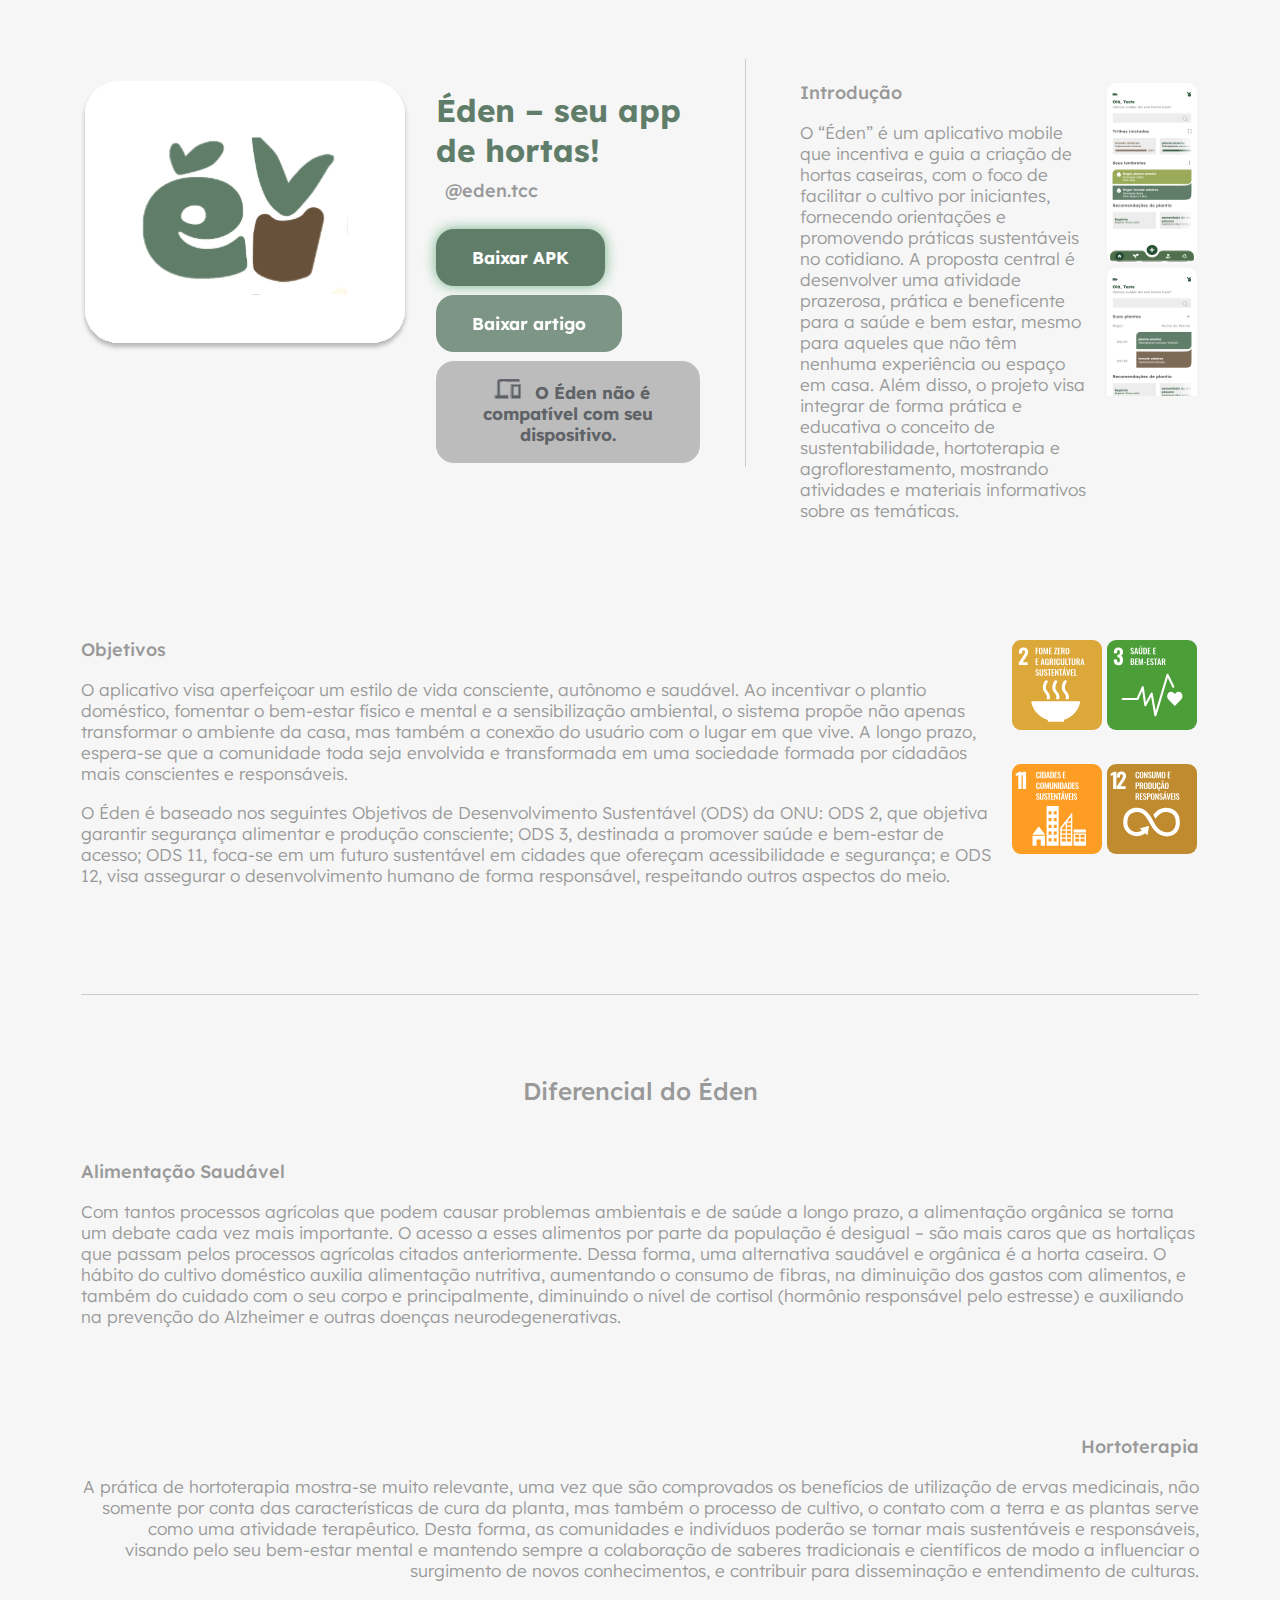
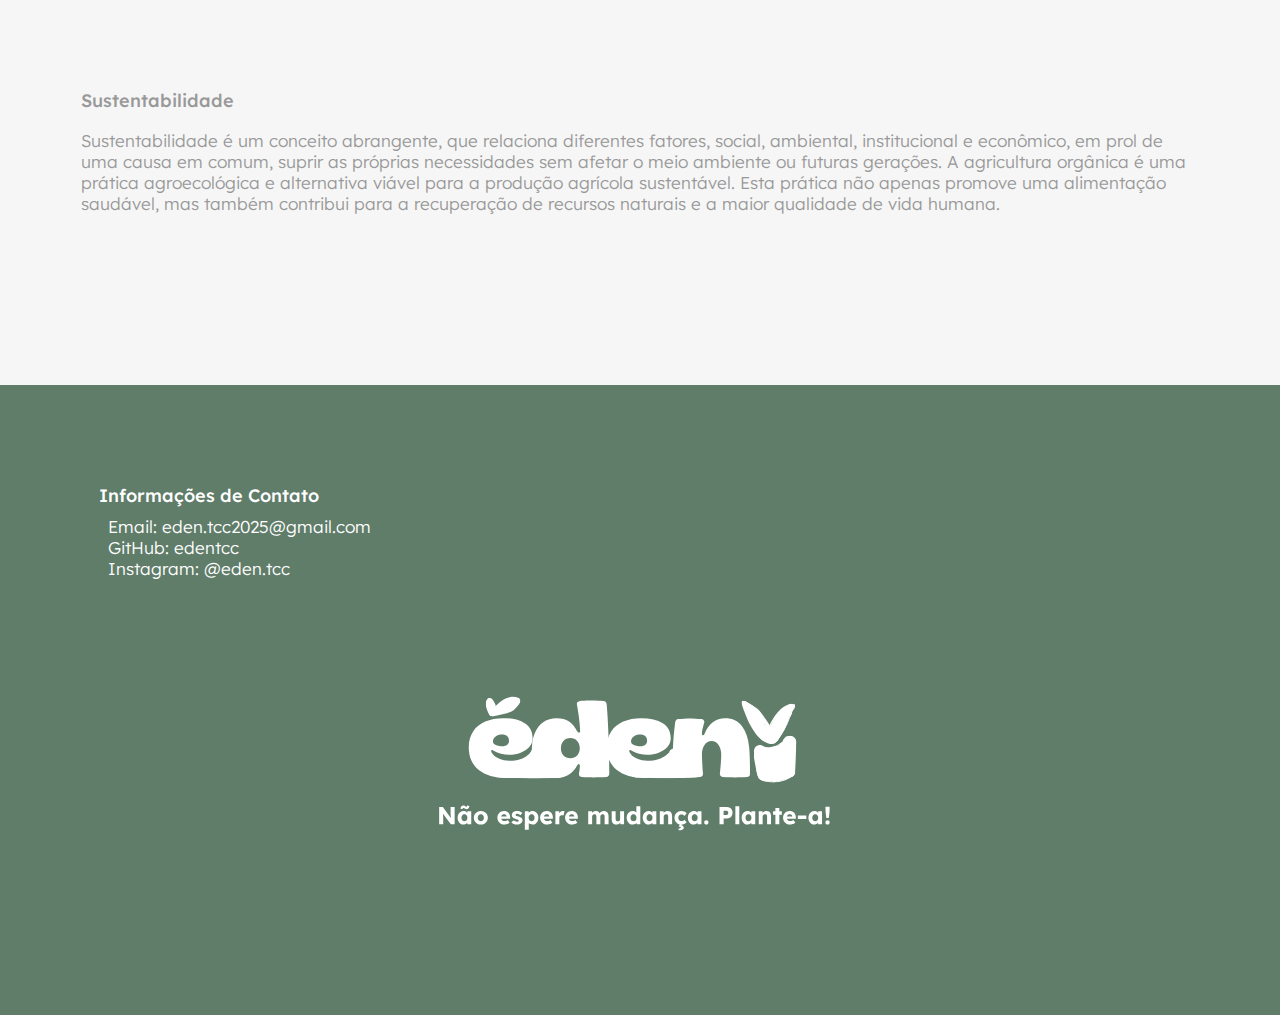
<file: index.html>
<!DOCTYPE html>
<html lang="en">
<head>
    <meta charset="UTF-8">
    <meta name="viewport" content="width=device-width, initial-scale=1.0">
    <title>Éden – seu app de hortas! </title>

    <link rel="stylesheet" href="styles.css">

    <link rel="preconnect" href="https://fonts.googleapis.com">
    <link rel="preconnect" href="https://fonts.gstatic.com" crossorigin>
    <link href="https://fonts.googleapis.com/css2?family=Lexend+Deca:wght@100..900&family=Lexend:wght@600&display=swap" rel="stylesheet">
</head>
<body>
    <div class="container">
        <header>
            <div class='box'>  
            <div class="app-icon">
                <img class="app-icon" src="images/app-icon.svg">
            </div>    
                <div>
                    <div>
                        <h1 class="title">Éden – seu app de hortas!</h1>
                        <div class="subtitleContainer">
                        <h2 class="subtitle">@eden.tcc</h2>
                        </div>
                    </div>
                    <div class="button-container">
                        <a href="https://drive.google.com/file/d/16v-do-CEB3pQw4R95xVIApxVljuPrdyB/view?usp=sharing" download="Éden"><button style="box-shadow: 0px 0px 13px #73B389;"> Baixar APK </button></a>
                        <a href="/files/Éden-sistema-de-gerenciamento-de-hortas-caseiras.pdf" download="Éden - sistema de gerenciamento de hortas caseiras"> <button style="opacity: 80%;"> Baixar artigo </button></a>
                        <button style="background-color:#BCBCBC; color:#5F6368; " id="computer-button"> 
                            <img  class="compatibleIcon" src="images/image 41.png">
                            O Éden não é compatível com seu dispositivo. 
                        </button></a>
                    </div>
                </div>
            </div>
            <div  class="line" id="computer-line"></div>
            <div class='box' id="pc-format">
                <div>
                    <p class="subtitle">Introdução</p>
                    <p class="text">
                    O “Éden” é um aplicativo mobile que incentiva e guia a criação de hortas caseiras, com o foco de facilitar o cultivo por iniciantes, fornecendo orientações e promovendo práticas sustentáveis no cotidiano. A proposta central é desenvolver uma atividade prazerosa, prática e beneficente para a saúde e bem estar, mesmo para aqueles que não têm nenhuma experiência ou espaço em casa. Além disso, o projeto visa integrar de forma prática e educativa o conceito de sustentabilidade, hortoterapia e agroflorestamento, mostrando atividades e materiais informativos sobre as temáticas.
                    </p>
                </div>
                <div class="gallery-wrapper"> 
                <div id="cellphone-format">
                    <img class="systemImage" src="images/img-1.jpeg"
                     onclick="openModal('images/img-1.jpeg', 'Tela Inicial', 'A tela inicial é o acesso rápido do aplicativo. Ela mostra plantios em andamento (planta e progresso), exibe lembretes/recomendações de cultivo e permite pesquisas rápidas.')"
                     alt="Screenshot da tela inicial do app Éden">
                    <img class="systemImage" src="images/img-2.jpeg"
                    onclick="openModal('images/img-2.jpeg', 'Tela de plantas', 'A área de Plantas permite acompanhar a horta, exibindo todos os cultivos ordenados por prioridade de cuidados. Ao ver uma planta individualmente, você acessa detalhes como data de plantio, cuidados específicos, características e benefícios à saúde.')">
                    <img class="systemImage" src="images/img-3.jpeg"
                    onclick="openModal('images/img-3.jpeg', 'Quiz inicial', 'Ao finalizar seu cadastro no Éden, você responde a um quiz inicial para que o app sugira plantas adequadas ao seu perfil!')">
                    <img class="systemImage" src="images/img-4.jpeg"
                    onclick="openModal('images/img-4.jpeg', 'Trilhas e guias de plantio', 'Nas trilhas, o usuário pode ver dados gerais sobre uma das plantas de seu jardim, incluindo se ela é ou não comestível, a data da próxima rega ou da próxima poda! Os guias de plantio disponíveis nas telas de trilha ensinam o usuário mais detalhadamente sobre os cuidados com sua planta, explicando processos como a rega, a poda e a quantidade de luz solar ideais ao seu cultivo.')">
                    <img class="systemImage" src="images/img-5.jpeg"
                    onclick="openModal('images/img-5.jpeg', 'Novo plantio', 'Na tela de Novo Plantio, o usuário busca uma planta para iniciar o cultivo. Filtros e informações detalhadas auxiliam na escolha. Ao iniciar, o app faz perguntas para personalizar e adequar a trilha de cultivo à experiência do usuário.')">
                    <img class="systemImage" src="images/img-6.jpeg"
                    onclick="openModal('images/img-6.jpeg', 'Tela de artigos', 'A Tela de Artigos é um repositório de conhecimento para aprofundar temas sobre cultivo, bem-estar e sustentabilidade. Artigos como o de Hortoterapia fornecem ao usuário uma leitura informativa e detalhada para enriquecer sua experiência de plantio.')">
                    <img class="systemImage" src="images/img-7.jpeg"
                    onclick="openModal('images/img-7.jpeg', 'Tela de receitas', 'A tela de Receitas incentiva o usuário a utilizar a colheita da horta em pratos e bebidas. Cada receita apresenta um título convidativo, um breve resumo, uma lista clara de Materiais (ingredientes e quantidades) e um Modo de Fazer detalhado, organizado em passos simples como Colheita, Lavagem, Preparo e Infusão, tornando o preparo acessível e prático.')">
                    <img class="systemImage" src="images/img-8.jpeg"
                    onclick="openModal('images/img-8.jpeg', 'Tela de sustentabilidade', 'Área do app onde estão reunidas práticas que conciliam o cuidado da horta com o cuidado do meio ambiente, com recomendações de plantios que utilizam a reciclagem, a compostagem e práticas como o agroflorestamento e a agroecologia.')">
                    <img class="systemImage" src="images/img-9.jpeg"
                    onclick="openModal('images/img-9.jpeg', 'Tela de instruções', 'A tela de Instruções oferece um guia detalhado e personalizado, fornecendo informações e orientações específicas para o seu plantio e suas necessidades de cultivo.')">
                    <img class="systemImage" src="images/img-11.jpeg"
                    onclick="openModal('images/img-11.jpeg', 'Tela de pesquisas', 'A Barra de Pesquisa, sempre visível na parte superior, é a ferramenta de busca universal do aplicativo. Ela permite ao usuário pesquisar espécies de plantas, artigos, trilhas de cultivo e tutoriais, não importa em qual tela esteja.')">
                </div>
            </div>
        </header>        
        <div class="line" id="cellphone-line"></div>
        <section>
            <div class='obj-box' >
                <div class="ods-img">
                    <img class="gallery" src="images/ods-2.svg">
                    <img class="gallery" src="images/ods-3.svg">
                    <img class="gallery" src="images/ods-11.svg">
                    <img class="gallery" src="images/ods-12.svg">
                </div>
                <div>
                    <p class="subtitle">Objetivos</p>
                    <p class="text">
                        O aplicativo visa aperfeiçoar um estilo de vida consciente, autônomo e saudável. Ao incentivar o plantio doméstico, fomentar o bem-estar físico e mental e a sensibilização ambiental, o sistema propõe não apenas transformar o ambiente da casa, mas também a conexão do usuário com o lugar em que vive. A longo prazo, espera-se que a comunidade toda seja envolvida e transformada em uma sociedade formada por cidadãos mais conscientes e responsáveis.
                    </p>
                    <p class="text">
                        O Éden é baseado nos seguintes Objetivos de Desenvolvimento Sustentável (ODS) da ONU: ODS 2, que objetiva garantir segurança alimentar e produção consciente; ODS 3, destinada a promover saúde e bem-estar de acesso; ODS 11, foca-se em um futuro sustentável em cidades que ofereçam acessibilidade e segurança; e ODS 12, visa assegurar o desenvolvimento humano de forma responsável, respeitando outros aspectos do meio.
                    </p>
                </div>

            </div>
            <div class="line"></div>
            <div>
                    <h2 class="subtitle" style="font-size: 2.7vh; text-align: center; margin-bottom: 5vh;">Diferencial do Éden</h2>
                <div class="info">
                    <p class="subtitle">Alimentação Saudável</p>
                    <p class="text">
                        Com tantos processos agrícolas que podem causar problemas ambientais e de saúde a longo prazo, a alimentação orgânica se torna um debate cada vez mais importante. O acesso a esses alimentos por parte da população é desigual – são mais caros que as hortaliças que passam pelos processos agrícolas citados anteriormente.
                        Dessa forma, uma alternativa saudável e orgânica é a horta caseira. O hábito do cultivo doméstico auxilia alimentação nutritiva, aumentando o consumo de fibras, na diminuição dos gastos com alimentos, e também do cuidado com o seu corpo e principalmente, diminuindo o nível de cortisol (hormônio responsável pelo estresse) e auxiliando na prevenção do Alzheimer e outras doenças neurodegenerativas.
                    </p>
                </div>
                <div class="info" style="text-align: right;">
                    <p class="subtitle"  >Hortoterapia</p>
                    <p class="text" >
                    A prática de hortoterapia mostra-se muito relevante, uma vez que são comprovados os benefícios de utilização de ervas medicinais, não somente por conta das características de cura da planta, mas também  o processo de cultivo, o contato com a terra e as plantas serve como uma atividade terapêutico.
                    Desta forma, as comunidades e indivíduos  poderão se tornar mais sustentáveis e responsáveis, visando pelo seu bem-estar mental e mantendo sempre a colaboração de saberes tradicionais e científicos de modo a influenciar o surgimento de novos conhecimentos, e contribuir para disseminação e entendimento de culturas.
                    </p>
                </div>
                <div class="info">
                    <p class="subtitle">Sustentabilidade</p>
                    <p class="text">
                    Sustentabilidade é um conceito abrangente, que relaciona diferentes fatores, social, ambiental, institucional e econômico, em prol de uma causa em comum, suprir as próprias necessidades sem afetar o meio ambiente ou  futuras gerações. A agricultura orgânica é uma prática agroecológica e alternativa viável para a produção agrícola sustentável. Esta prática não apenas promove uma alimentação saudável, mas também contribui para a recuperação de recursos naturais e a maior qualidade de vida humana.
                    </p>
                </div>
            </div>
        </section>
    </div>
    <footer>
        <div>
            <h2 class="subtitle">Informações de Contato</h2>
            <div>
                <a href="mailto:eden.tcc2025@gmail.com" class="text" >Email: eden.tcc2025@gmail.com</a> <br>
                <a href="https://github.com/edentcc" class="text">GitHub: edentcc</a> <br>
                <a href="https://www.instagram.com/eden.tcc" class="text">Instagram: @eden.tcc</a> <br>
            </div>
            
        </div>
        <div class="logo-slogan-white" >
            <img src="images/logo-slogan-white.svg" class="logo-slogan-white">
        </div>
        
    </footer>

    <div id="myModal" class="modal" hidden>
    <span class="close" onclick="closeModal()">&times;</span>
    
    <div class="modal-content" >
        <img id="modalImage" class="modal-image">
        <div id="modalCaption" class="modal-caption">
            <h3 id="modalTitle">Título da Imagem</h3>
            <p id="modalDescription">Descrição da Imagem.</p>
        </div>
    </div>
</div>

<script>
    const modal = document.getElementById("myModal");
    const modalImage = document.getElementById("modalImage");
    const modalTitle = document.getElementById("modalTitle");
    const modalDescription = document.getElementById("modalDescription");

    function openModal(imgSrc, titleText, descriptionText) {
        modal.style.display = "block"; 
        modalImage.src = imgSrc; 
        modalTitle.textContent = titleText; 
        modalDescription.textContent = descriptionText; 
    }
    
    function closeModal() {
        modal.style.display = "none"; 
    }
    
    window.onclick = function(event) {
        if (event.target == modal) {
            closeModal();
        }
    }
    
    document.onkeydown = function(e) {
      e = e || window.event;
      if (e.key === 'Escape') {
        closeModal();
      }
    };
</script>
</body>
</html>
</file>
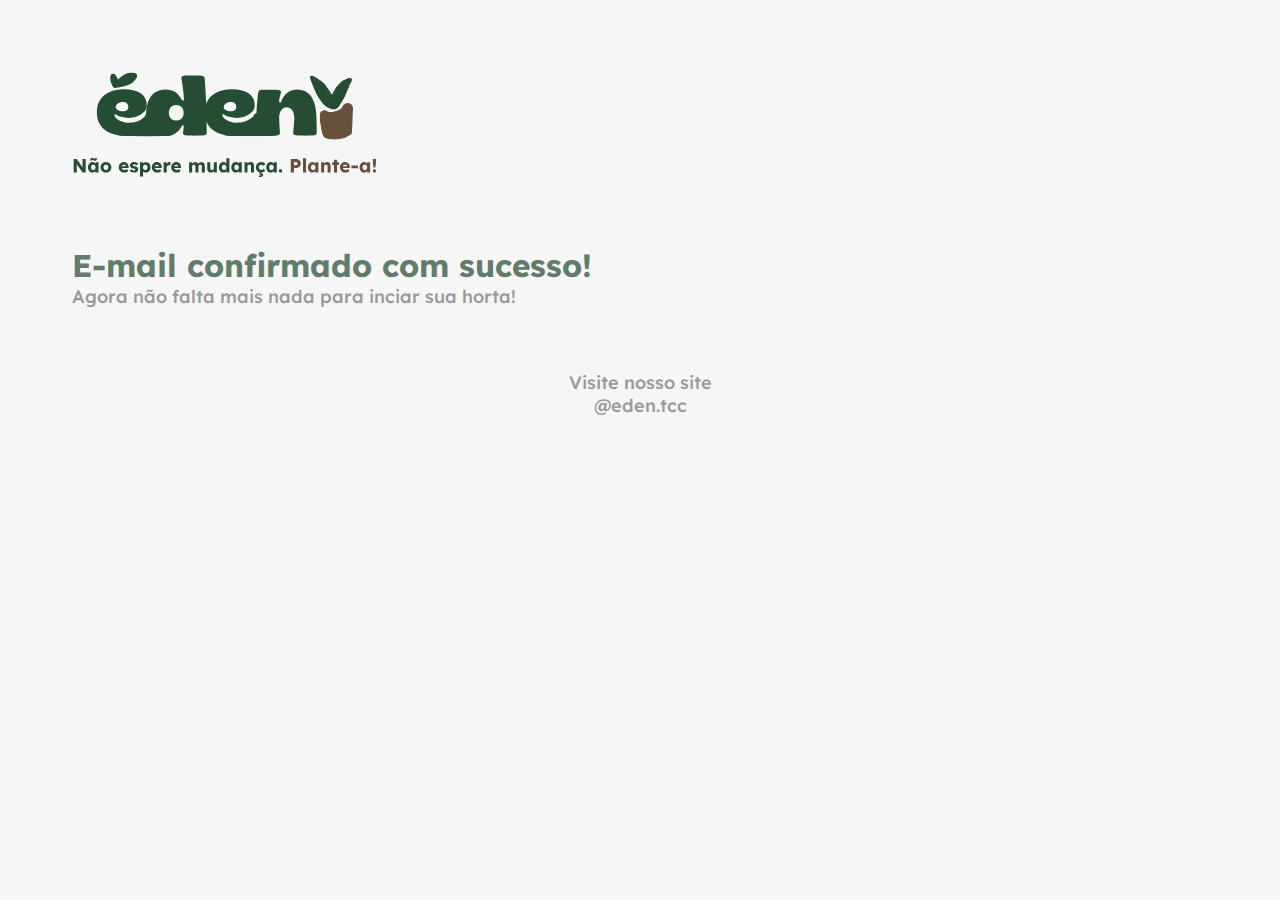
<file: confirmEmail.html>
<!DOCTYPE html>
<html lang="pt-br">
<head>
    <meta charset="UTF-8">
    <meta name="viewport" content="width=device-width, initial-scale=1.0">
    <title>Confirmação de E-mail | Éden </title>

    <link rel="stylesheet" href="styles.css">

    <link rel="preconnect" href="https://fonts.googleapis.com">
    <link rel="preconnect" href="https://fonts.gstatic.com" crossorigin>
    <link href="https://fonts.googleapis.com/css2?family=Lexend+Deca:wght@100..900&family=Lexend:wght@600&display=swap" rel="stylesheet">
</head>
<body>
    <div class="container">
        <div class="logo-slogan">
            <img src="../images/logo-slogan.svg">
        </div>
        <div style="margin-top: 5vh;">
            <h1 class="title">E-mail confirmado com sucesso!</h1>
            <p class="subtitle">Agora não falta mais nada para inciar sua horta!</p>
        </div>
    
        <!-- <div class="logo-slogan" style="margin-top: 5vh;"> 
            <button>Voltar para o App</button> 
        </div> -->
        <div style="text-align: center; margin-top: 5vh;">
            <a class="subtitle" href="/index.html"> Visite nosso site</a>   <br>
            <a class="subtitle" style="margin-top: 2vh;" href="https://www.instagram.com/eden.tcc">@eden.tcc</a> <br>
        </div>        
             
    </div>

</body>
</html>
</file>
<file: styles.css>
*{
    margin: 0;
    padding: 0;
}
body{
    background-color: #F6F6F6;
}
footer{
    background-color: #607D6A;
}



button {
    background-color: #607D6A;
    color: #fff;
    font-family:  "Lexend Deca", sans-serif;
    font-weight: bold;
    border: none;
}
button:hover{
    cursor: pointer;
}


.title {
    color: #607D6A;
    font-family:  "Lexend Deca", sans-serif;
    font-weight: bold;
}
.subtitle {
    color: #999999;
    font-family:  "Lexend Deca", sans-serif;
    font-weight: 500;
    text-decoration: none;
}
.text {
    color: #999999;
    font-family:  "Lexend Deca", sans-serif;
    font-weight: 300;  
    text-decoration: none;
}
.formsLink{
    color: #999999;
    font-family:  "Lexend Deca", sans-serif;
    font-weight: 500;
    font-size: small;
    text-align: center;
}

.line{
    border-bottom : 1px solid #ccc; border-bottom-width: 10%;
}
#computer-button{
    display: none;
}


.logo-slogan-white{
    display: flex; 
    justify-content: center;
    margin-top: 5vh;
}
footer .subtitle{color: #fff}
footer .text{color: #fff}

@media screen and (max-width: 991px) {
    footer{
        padding:7vh;
        height: 50vh;
    }

    div{
        padding: 1vh;
    }
    button {
        font-size: 1.75vh;
        padding: 2vh 3vh;
        border-radius: 1vh;    

    }
    .button-container{
        display: flex;
        justify-content: space-around;
        width: 100%;
    }

    .title {
        font-size: 2.5vh;
        text-align: center;
    }
    .subtitle {font-size: 2vh;}
    header .subtitle {text-align: center;}
    header .text {text-align: center;}
    .text {
        font-size: 1.25vh;
        margin-top: 2vh;   
    }
    .line{
        margin: 2vh 2vh;
    }

    .container{
        padding: 3vh;
    }
    .obj-box{
        display: flex;    
    }

    .info{
        margin-bottom: 5vh;
    }


    .app-icon{
        height: 20vh;
        display: flex; 
        justify-content: center;
    }
    .gallery{
        height: 9vh;
        border-radius: 1vh;
        margin: 0.25vh;
    }

    .gallery-wrapper {
        display: flex;
        justify-content: center; 
        margin: 0 auto; 
        width: 100%; 
        max-width: 35vh; 
    }
    .systemImage{
        height: 20vh;
        width: 10vh;
        border-radius: 1vh;
        margin: 0.25vh;
        flex-shrink: 0;
    }
    
    #cellphone-format{
        display: flex;
        overflow-x: scroll; 
        overflow-y: hidden; 
        white-space: nowrap; 
        width: 100%; 
        padding-bottom: 0.5vh;
        margin: 0 auto; 
    }
  
    .logo-slogan-white{
        height: 10vh;
    }

    .subtitleContainer {
        display: flex;
        flex-direction: column;
        align-items: center; 
        justify-content: center;
}

}

    #cellphone-format::-webkit-scrollbar {
        width: 8px; 
        height: 8px; 
    }

    #cellphone-format::-webkit-scrollbar-track {
        background: #D9D9D9; 
        border-radius: 4px; 
    }

    #cellphone-format::-webkit-scrollbar-thumb {
        background: #989898; 
        border-radius: 4px;
    }


@media screen and (min-width: 992px){
    header{
        display: flex;
        justify-content: space-between;
        margin-bottom: 9vh;
    }
    footer{
        padding:10vh;
        height: 50vh;
    }

    div{
        padding: 1vh;
    }
    button {
        font-size: 1.9vh;
        padding: 2vh 4vh;
        border-radius: 2vh;
        margin-bottom: 1vh;
    }
    #computer-button{
        display: block;
    }


    .title {font-size: 3.5vh;}
    .subtitle {font-size: 2vh;}
    .text {
        font-size: 1.9vh;
        margin-top: 2vh;   
    }

    .line{
        margin: 8vh 2vh;
    }
    #computer-line{
        border-bottom: 0px;
        border-left: 1px solid #ccc;    
        margin-top: -0.5vh;    
    }
    #cellphone-line{
        display: none;
    }


    .container{
        padding: 7vh;
    }

    .box{
        display: flex;
    }

    #pc-format{width: 50%;}

    .obj-box {
        display: flex;
        flex-direction: row-reverse;
    }
    .ods-img {
        display: grid; grid-template-columns: 1fr 2fr;
    }

    .info{
        margin-bottom: 10vh;
    }


    .app-icon{
        height: 30vh;
    }
    .gallery{
        height: 10vh;
        border-radius: 1vh;
        margin: 0.25vh;
    }
    
    .systemImage{
        height: 20vh;
        width: 10vh;
        border-radius: 1vh;
        margin: 0.25vh;
    }

    .gallery-wrapper{
        display: flex;
        justify-content: center;
        width: 12vh;
        max-width: 100%;
    }

    #cellphone-format{
        display: flex;
        flex-direction: column;
        height: 35vh;
        overflow-y: scroll;
        overflow-x: hidden;
        width: 100%;
        padding: 0;
        margin: 0;
    }

    header .gallery:hover{
        cursor: pointer;
    }

    .logo-slogan-white{
        height: 15vh;
    }

    .compatibleIcon{
     height: 2.2vh;
     margin-right: 1vh;
    }
}

 .modal {
     position: fixed;
    z-index: 1000;
    padding-top: 60px;
    width: 100%;
    height: 100%;
    overflow: auto;
    background-color: rgba(0, 0, 0, 0.9);
    inset: 0;
    padding-left: 0;

}

.modal-content {
    margin: auto;
    display: flex;
    flex-direction: column;
    width: 80%;
    height: 70%;
    max-width: 700px;
    background-color: #e6e6e6; 
    border-radius: 10px;
    padding: 20px;
    overflow-y: scroll;
    
}

.modal-image {
    width: 100%;
    max-height: 65vh; 
    object-fit: contain; 
    border-radius: 5px;
}

.modal-caption {
    margin-top: 20px;
    padding: 10px 0;
    text-align: center;
}

#modalTitle {
    color: #607D6A; 
    font-size: 2.5vh;
    font-weight: bold;
    margin-bottom: 1vh;
     font-family:  "Lexend Deca", sans-serif;
}

#modalDescription {
    color: #999999;
    font-size: 1.8vh;
      font-family:  "Lexend Deca", sans-serif;
}

.close {
  position: absolute;
  top: 15px;
  right: 35px;
  color: #f1f1f1;
  font-size: 40px;
  font-weight: bold;
  transition: 0.3s;
  cursor: pointer;
  z-index: 1001;
}

.close:hover,
.close:focus {
  color: #bbb;
  text-decoration: none;
  cursor: pointer;
}

header .systemImage:hover{
    cursor: pointer;
}
</file>
